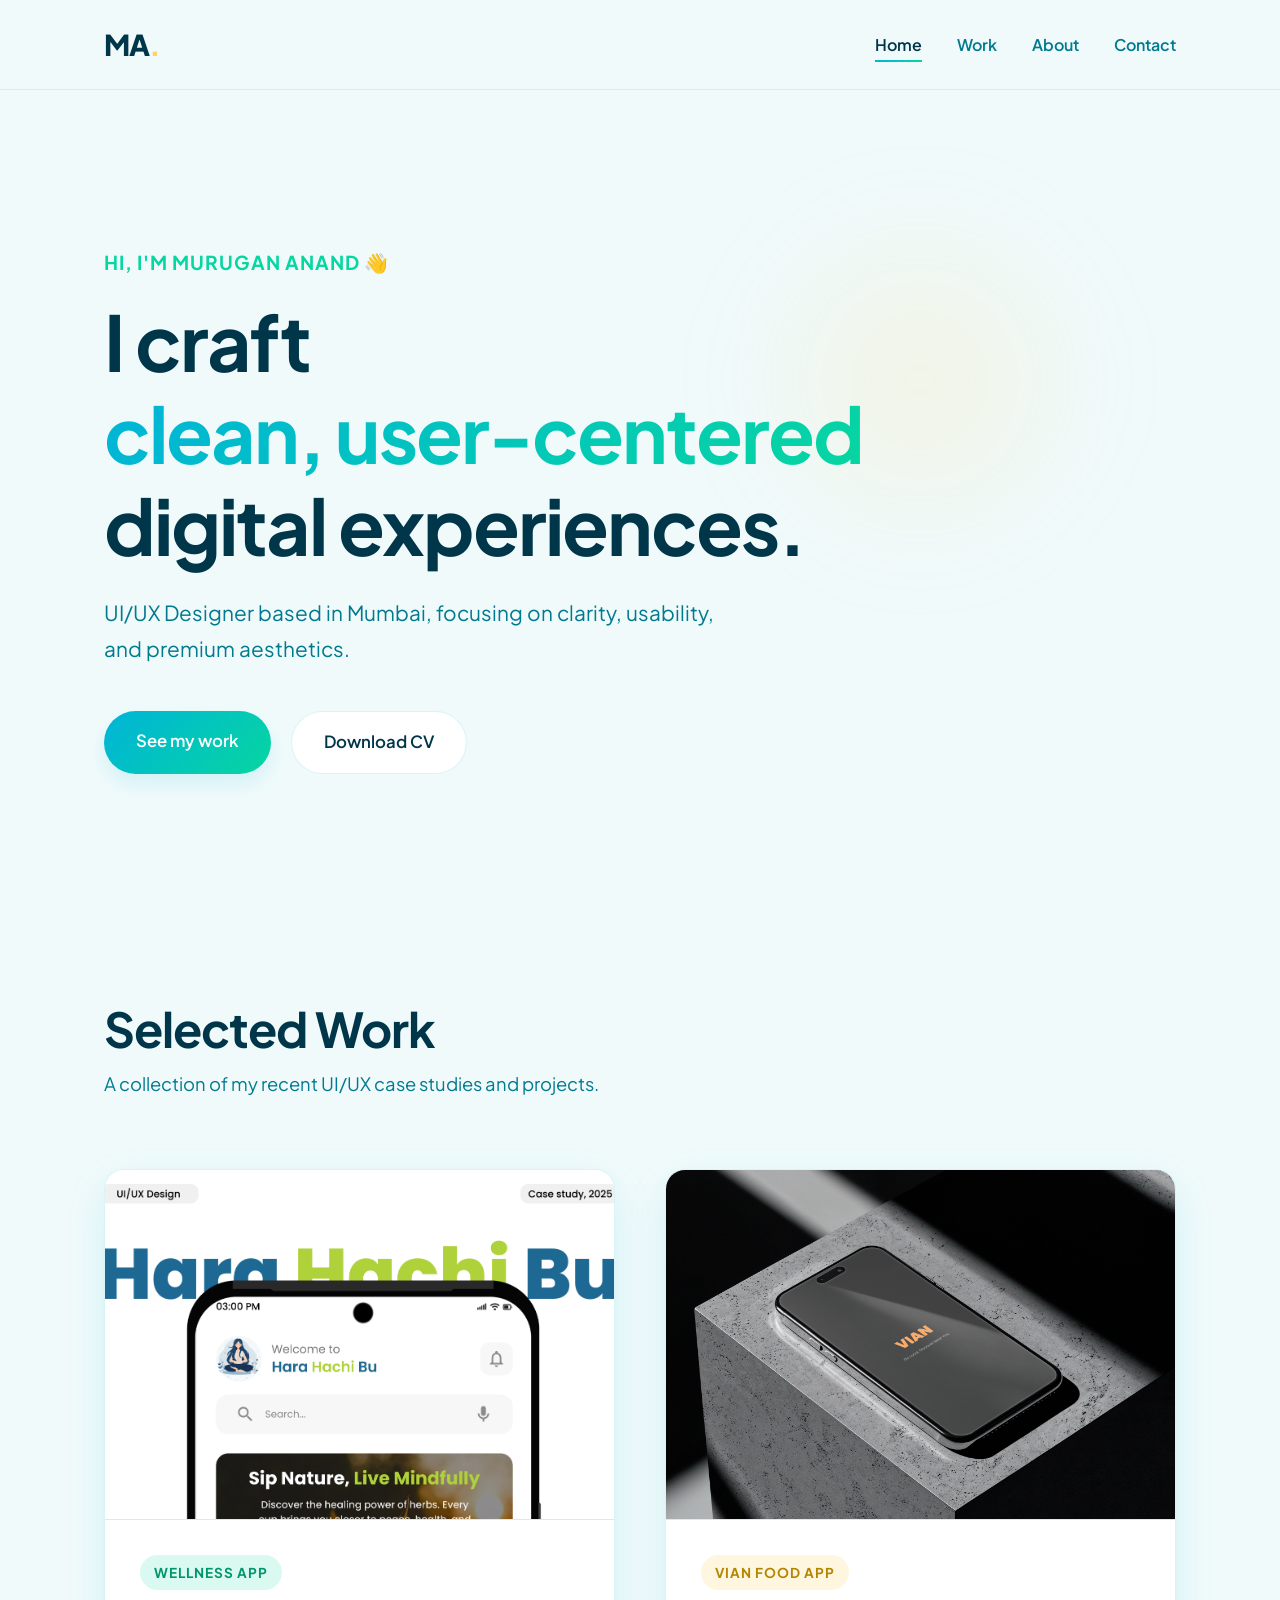
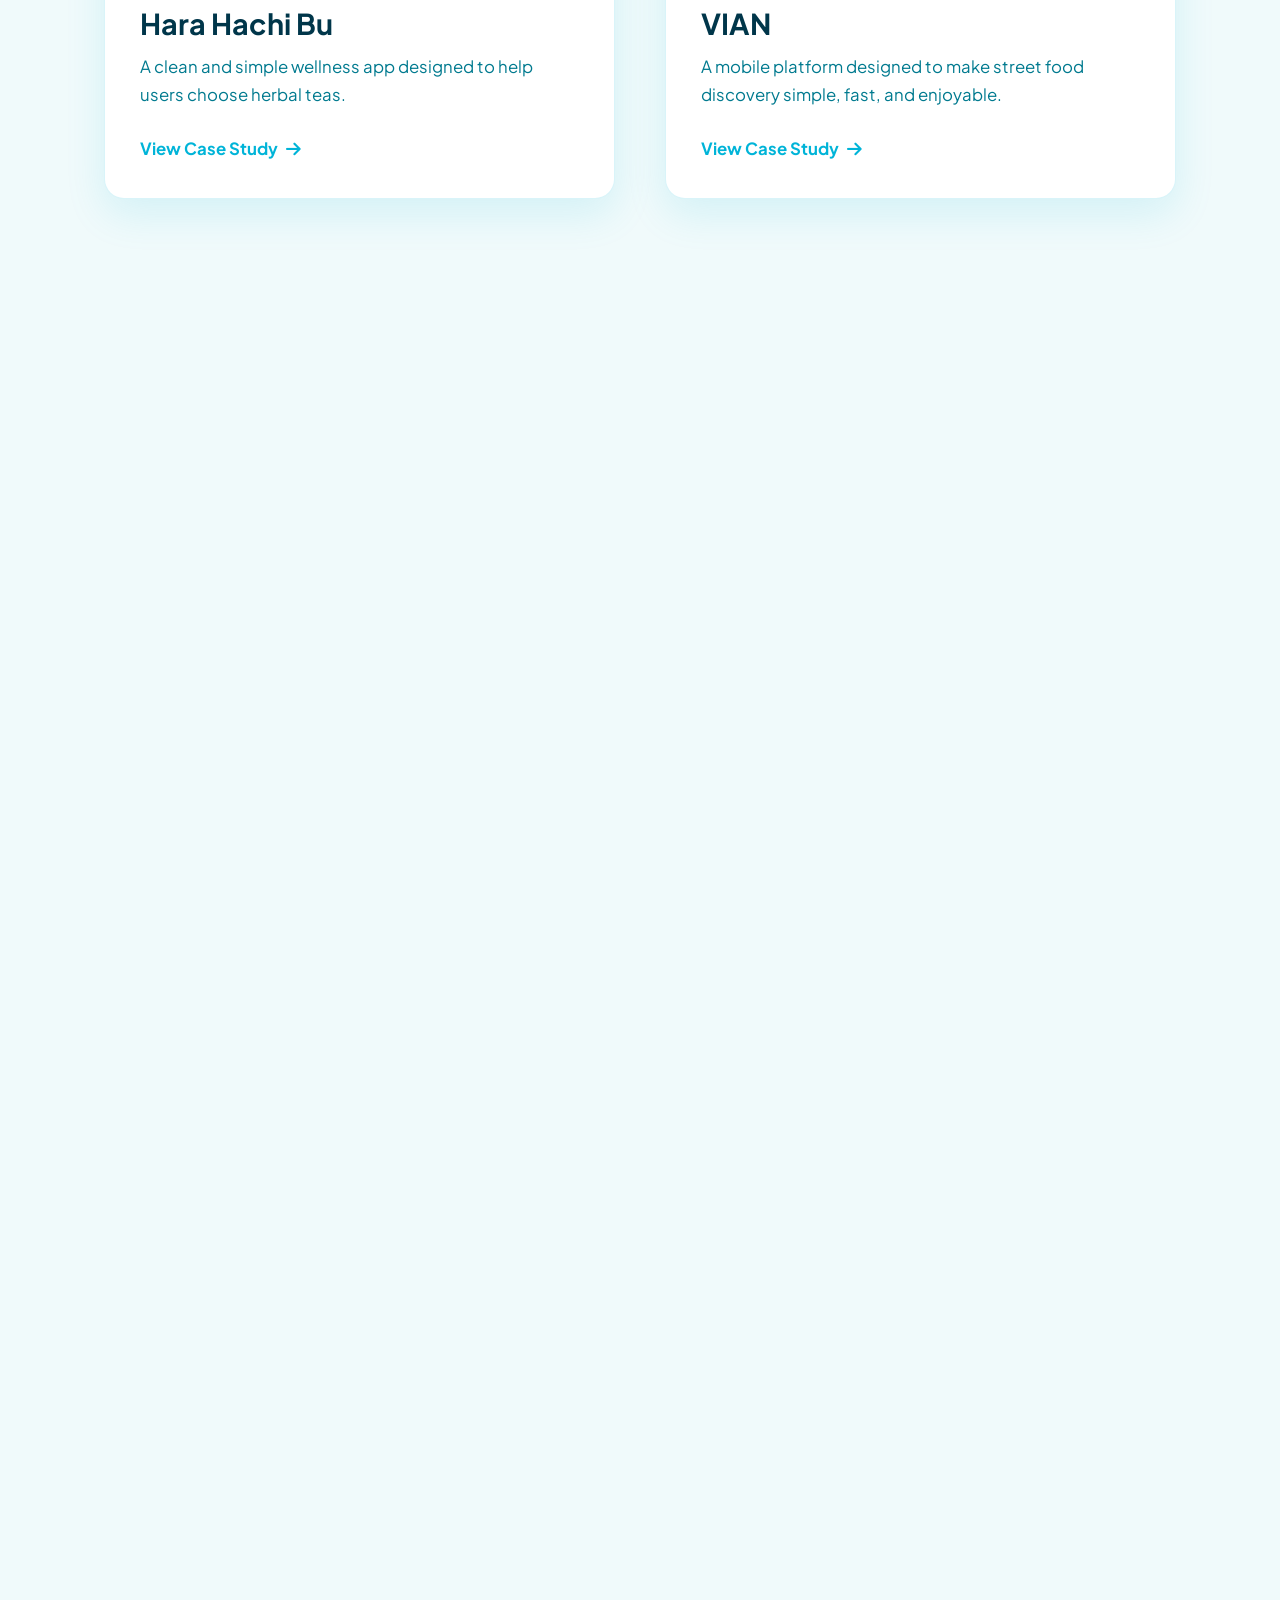
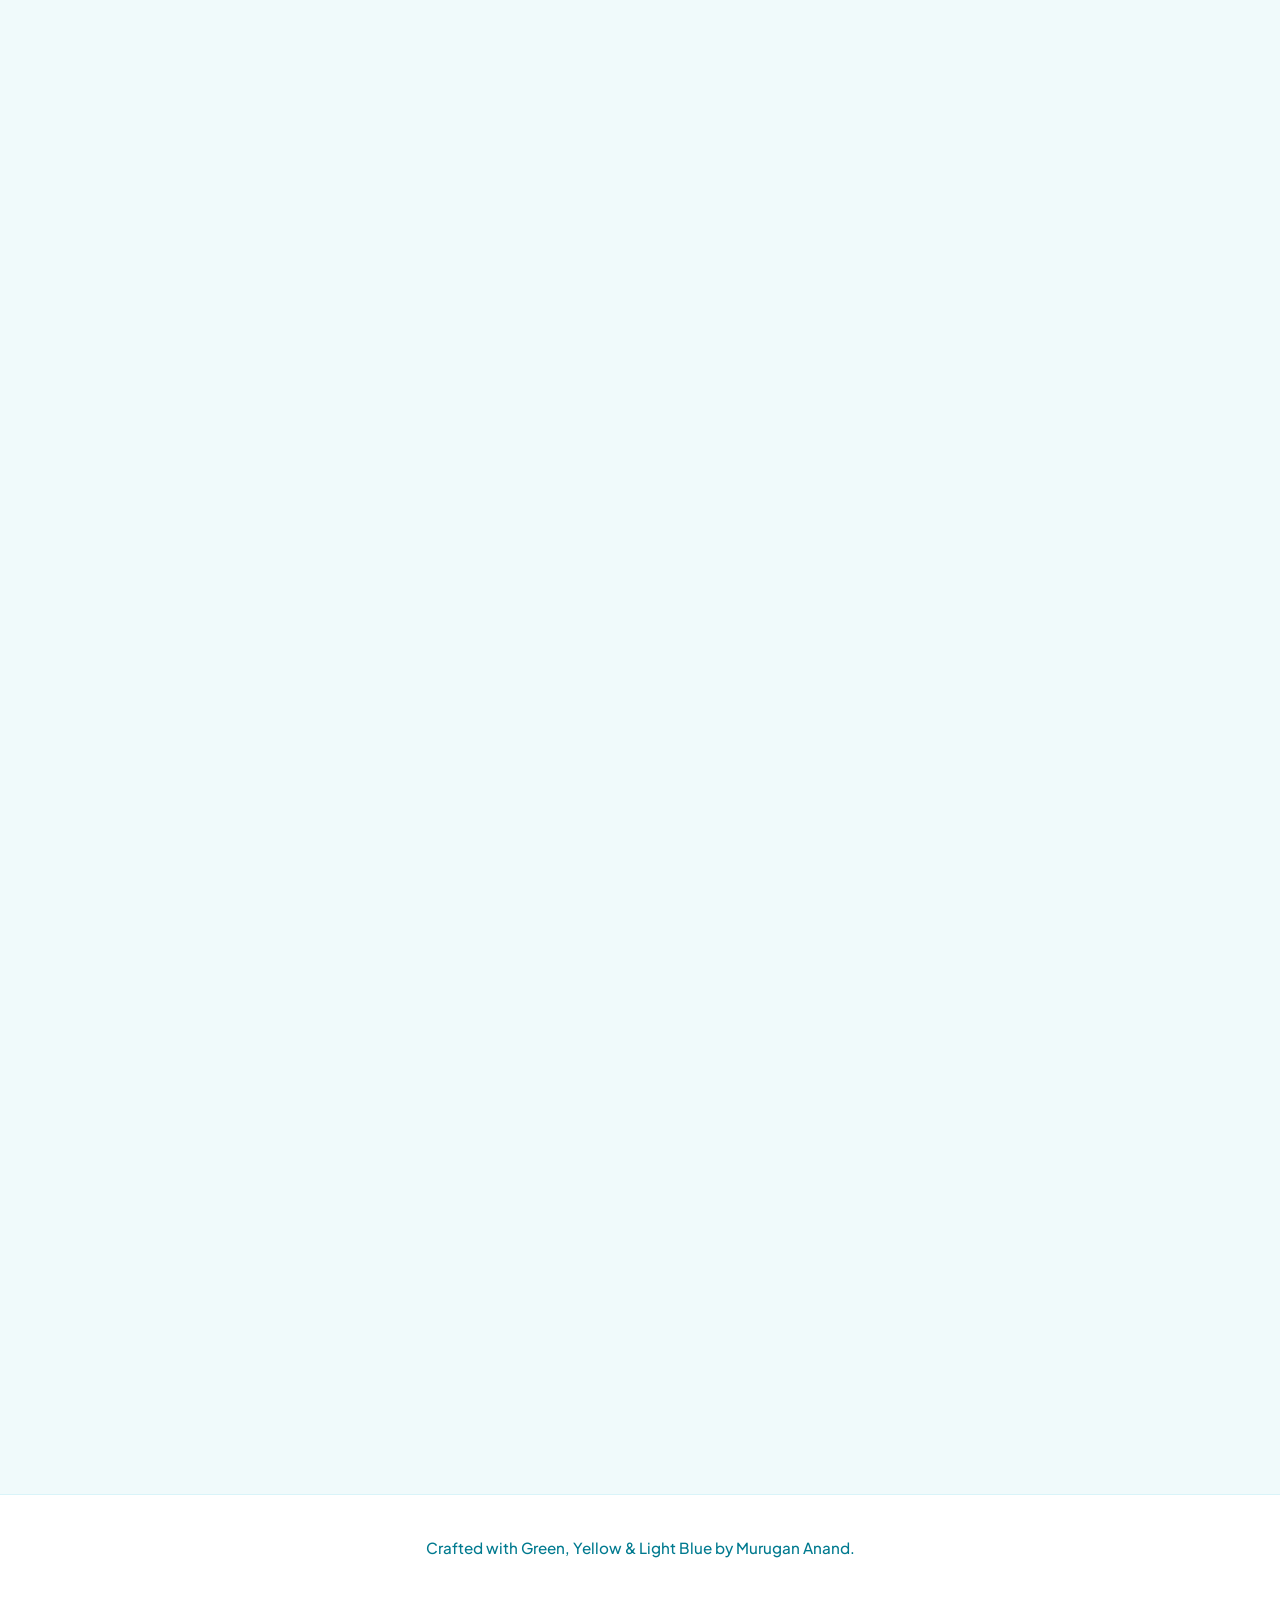
<file: index.html>
<!DOCTYPE html>
<html lang="en">
<head>
    <meta charset="UTF-8">
    <meta name="viewport" content="width=device-width, initial-scale=1.0">
    <title>Murugan Anand | Premium UI/UX</title>
    <link rel="stylesheet" href="style.css">
    <link href="https://fonts.googleapis.com/css2?family=Plus+Jakarta+Sans:wght@300;400;500;600;700;800&display=swap" rel="stylesheet">
    <link rel="stylesheet" href="https://cdnjs.cloudflare.com/ajax/libs/font-awesome/6.5.0/css/all.min.css">
</head>
<body>

    <!-- NAVIGATION -->
    <header class="navbar">
        <div class="nav-container">
            <a href="#home" class="logo">MA<span class="dot">.</span></a>
            <nav class="nav-menu">
                <a href="#home">Home</a>
                <a href="#work">Work</a>
                <a href="#about">About</a>
                <a href="#contact">Contact</a>
            </nav>
            <div class="mobile-menu-toggle">
                <i class="fas fa-bars"></i>
            </div>
        </div>
    </header>

    <!-- HERO SECTION -->
    <section id="home" class="hero-section fade-up">
        <div class="hero-bg-glow"></div>
        <div class="hero-content">
            <p class="greeting">Hi, I'm Murugan Anand 👋</p>
            <h1 class="headline">I craft <span class="gradient-text">clean, user-centered</span> digital experiences.</h1>
            <p class="sub-headline">UI/UX Designer based in Mumbai, focusing on clarity, usability, and premium aesthetics.</p>
            
            <div class="cta-group">
                <a href="#work" class="btn btn-primary">See my work</a>
                <a href="Murugan_CV New (1).docx" download class="btn btn-secondary">Download CV</a>
            </div>
        </div>
    </section>

    <!-- WORK / PORTFOLIO SECTION -->
    <section id="work" class="work-section">
        <div class="section-header fade-up">
            <h2>Selected Work</h2>
            <p>A collection of my recent UI/UX case studies and projects.</p>
        </div>

        <div class="projects-grid">
            <!-- Project 1 -->
            <div class="project-card fade-up">
                <div class="project-img">
                    <img src="hh.jpg" alt="Hara Hachi Bu App">
                </div>
                <div class="project-info">
                    <span class="tag tag-green">Wellness App</span>
                    <h3>Hara Hachi Bu</h3>
                    <p>A clean and simple wellness app designed to help users choose herbal teas.</p>
                    <a href="https://www.behance.net/gallery/237797623/HARA-HACHI-BU-Herbal-Wellness-App-UIUX-Design" target="_blank" class="project-link">View Case Study <i class="fas fa-arrow-right"></i></a>
                </div>
            </div>

            <!-- Project 2 -->
            <div class="project-card fade-up">
                <div class="project-img">
                    <img src="419054972_11728354.png" alt="VIAN App">
                </div>
                <div class="project-info">
                    <span class="tag tag-yellow">VIAN FOOD APP</span>
                    <h3>VIAN</h3>
                    <p>A mobile platform designed to make street food discovery simple, fast, and enjoyable.</p>
                    <a href="https://www.behance.net/gallery/237364883/NutriEase-Smart-Nutrition-Fitness-App-Design" target="_blank" class="project-link">View Case Study <i class="fas fa-arrow-right"></i></a>
                </div>
            </div>

            <!-- Project 3 -->
            <div class="project-card fade-up">
                <div class="project-img">
                    <img src="expat 1.png" alt="ExpatEase Finance App">
                </div>
                <div class="project-info">
                    <span class="tag tag-blue">Fintech App</span>
                    <h3>ExpatEase</h3>
                    <p>A finance app designed for expat workers to manage salary, track expenses, and send money home securely.</p>
                    <a href="https://www.behance.net/gallery/247909301/Where-Every-Currency-Counts-Fintech-App-Design" target="_blank" class="project-link">View Case Study <i class="fas fa-arrow-right"></i></a>
                </div>
            </div>
            
            <!-- Project 4 (MRA) -->
            <div class="project-card fade-up">
                <div class="project-img">
                    <img src="mra.png" alt="MRA Business Website">
                </div>
                <div class="project-info">
                    <span class="tag tag-green">Web Design</span>
                    <h3>MRA Business Site</h3>
                    <p>Responsive business website designed and developed with clean UI and modern front-end.</p>
                    <a href="https://muruganananduiux.github.io/MRA-/" target="_blank" class="project-link">Live Preview <i class="fas fa-arrow-right"></i></a>
                </div>
            </div>
        </div>

        <div class="center-btn fade-up">
            <a href="https://www.behance.net/murugananand3" target="_blank" class="btn btn-outline">View all on Behance</a>
        </div>
    </section>

    <!-- ABOUT SECTION -->
    <section id="about" class="about-section fade-up">
        <div class="about-grid">
            <div class="about-text">
                <h2>About Me</h2>
                <p>I believe that great design is a perfect blend of clarity, usability, and purpose. I focus on crafting user-centered mobile and web experiences that are intuitive and aesthetically clean.</p>
                <p>I enjoy simplifying complex problems through structured research, thoughtful wireframes, and modern visual design. My goal is to build digital products that deliver real value to users and create long-term impact for businesses.</p>
                
                <div class="skills-container">
                    <div class="skill-col">
                        <h4>Tools</h4>
                        <p>Figma, FigJam, Framer, Adobe XD, HTML/CSS</p>
                    </div>
                    <div class="skill-col">
                        <h4>Expertise</h4>
                        <p>UI/UX Design, Wireframing, Prototyping, User Research</p>
                    </div>
                </div>
            </div>
            <div class="about-image">
                <div class="about-image">
                <img src="WhatsApp Image 2026-05-21 at 7.23.46 PM.jpeg" alt="Murugan Anand - UI/UX Designer Portfolio Photo">
                </div>
        </div>
    </section>
    <!-- INTERNSHIP PROJECTS -->
<section class="internship-section fade-up">
    <div class="section-header">
        <h2>Projects I Contributed To</h2>
        <p>During my internship, I worked on multiple live client and product-based projects.</p>
    </div>

    <div class="project-slider">
        <div class="slider-track">
            <span>Vivro</span>
            <span>Broq.ai</span>
            <span>AGR</span>
            <span>Comply Tracker</span>
            <span>DataSolCafe</span>
            <span>IRQS</span>
            <span>KJSB</span>
            <span>Zoomzap</span>
            <span>NICDC</span>
            <span>MPCA</span>
            <span>House of AP</span>

            <!-- Duplicate for infinite scroll -->
            <span>Vivro</span>
            <span>Broq.ai</span>
            <span>AGR</span>
            <span>Comply Tracker</span>
            <span>DataSolCafe</span>
            <span>IRQS</span>
            <span>KJSB</span>
            <span>Zoomzap</span>
            <span>NICDC</span>
            <span>MPCA</span>
            <span>House of AP</span>
        </div>
    </div>
</section>

    <!-- CONTACT SECTION -->
    <section id="contact" class="contact-section fade-up">
        <h2>Let's build something <span class="gradient-text">amazing.</span></h2>
        <p>I'm always open to discussing new projects, design opportunities, or creative ideas.</p>
        
       <div class="contact-links">
    <a href="mailto:murugananand319@gmail.com">
        <i class="fas fa-envelope"></i> Email Me
    </a>

    <a href="tel:+919653643932">
        <i class="fas fa-phone-alt"></i> Call Me
    </a>

    <a href="https://www.linkedin.com/in/murugan-naidu-0135711bb" target="_blank">
        <i class="fab fa-linkedin"></i> LinkedIn
    </a>

    <a href="https://www.instagram.com/designbymurugan" target="_blank">
        <i class="fab fa-instagram"></i> Instagram
    </a>
</div>
    </section>

    <footer>
        <p>Crafted with Green, Yellow & Light Blue by Murugan Anand.</p>
    </footer>

    <script src="script.js"></script>
</body>
</html>
</file>
<file: style.css>
/* --- Global & Variables (STRICTLY NO BLACK OR GREY) --- */
:root {
    /* Backgrounds */
    --bg-color: #F0FAFB; /* Very pale light blue */
    --card-bg: #FFFFFF; /* Pure white for contrast */
    
    /* Typography (Using Deep Teal/Blue instead of Black/Grey) */
    --text-main: #00364A; /* Deep dark blue-green (replaces black) */
    --text-muted: #007A8F; /* Medium blue-green (replaces grey) */
    
    /* Core Theme Colors */
    --light-blue: #00B4D8;
    --green: #06D6A0;
    --yellow: #FFD166;
    
    /* Gradients & Shadows */
    --gradient-primary: linear-gradient(135deg, var(--light-blue), var(--green));
    --shadow-color: rgba(0, 180, 216, 0.12); /* Light blue shadow, NO black shadow */
    --border-color: rgba(0, 180, 216, 0.15); /* Light blue border */
    
    --transition: all 0.4s cubic-bezier(0.25, 0.8, 0.25, 1);
}

* {
    margin: 0;
    padding: 0;
    box-sizing: border-box;
    /* Plus Jakarta Sans gives a very rich, premium, modern look */
    font-family: 'Plus Jakarta Sans', sans-serif; 
}

html {
    scroll-behavior: smooth;
}

body {
    background-color: var(--bg-color);
    color: var(--text-main);
    line-height: 1.7;
    overflow-x: hidden;
}

/* ===================================
   TYPOGRAPHY & BUTTONS
=================================== */
h1, h2, h3, h4 {
    font-weight: 700;
    line-height: 1.2;
    color: var(--text-main);
}

.gradient-text {
    background: var(--gradient-primary);
    -webkit-background-clip: text;
    -webkit-text-fill-color: transparent;
    display: inline-block;
}

.btn {
    display: inline-block;
    padding: 16px 32px;
    font-size: 1.05rem;
    font-weight: 600;
    border-radius: 50px; /* Pill shape for premium feel */
    text-decoration: none;
    transition: var(--transition);
    cursor: pointer;
    border: none;
}

.btn-primary {
    background: var(--gradient-primary);
    color: #FFFFFF;
    box-shadow: 0 10px 20px var(--shadow-color);
}

.btn-primary:hover {
    transform: translateY(-3px);
    box-shadow: 0 15px 25px rgba(6, 214, 160, 0.3); /* Green tinted glow */
}

.btn-secondary {
    background-color: var(--card-bg);
    color: var(--text-main);
    border: 1.5px solid var(--border-color);
}

.btn-secondary:hover {
    border-color: var(--light-blue);
    color: var(--light-blue);
    transform: translateY(-3px);
    box-shadow: 0 10px 20px var(--shadow-color);
}

.btn-outline {
    background-color: transparent;
    color: var(--text-main);
    border: 1.5px solid var(--text-main);
    border-radius: 50px;
}

.btn-outline:hover {
    background: var(--text-main);
    color: var(--bg-color);
}

/* ===================================
   NAVIGATION
=================================== */
.navbar {
    position: fixed;
    top: 0;
    width: 100%;
    background: rgba(240, 250, 251, 0.85); /* Light blue glass effect */
    backdrop-filter: blur(16px);
    border-bottom: 1px solid var(--border-color);
    z-index: 100;
    padding: 20px 0;
    transition: var(--transition);
}

.nav-container {
    max-width: 1200px;
    margin: 0 auto;
    padding: 0 5%;
    display: flex;
    justify-content: space-between;
    align-items: center;
}

.logo {
    font-size: 1.8rem;
    font-weight: 800;
    color: var(--text-main);
    text-decoration: none;
    letter-spacing: -1px;
}

.logo .dot {
    color: var(--yellow);
}

.nav-menu {
    display: flex;
    gap: 35px;
}

.nav-menu a {
    color: var(--text-muted);
    text-decoration: none;
    font-size: 1rem;
    font-weight: 600;
    transition: var(--transition);
    position: relative;
}

.nav-menu a:hover, .nav-menu a.active {
    color: var(--text-main);
}

.nav-menu a::after {
    content: '';
    position: absolute;
    width: 0;
    height: 2px;
    bottom: -4px;
    left: 0;
    background: var(--gradient-primary);
    transition: var(--transition);
}

.nav-menu a:hover::after, .nav-menu a.active::after {
    width: 100%;
}

.mobile-menu-toggle {
    display: none;
    font-size: 1.5rem;
    color: var(--text-main);
    cursor: pointer;
}

/* ===================================
   HERO SECTION
=================================== */
.hero-section {
    min-height: 100vh;
    display: flex;
    align-items: center;
    max-width: 1200px;
    margin: 0 auto;
    padding: 120px 5% 0;
    position: relative;
}

/* Premium rich ambient glow */
.hero-bg-glow {
    position: absolute;
    top: 20%;
    right: 10%;
    width: 400px;
    height: 400px;
    background: radial-gradient(circle, rgba(255, 209, 102, 0.15) 0%, rgba(255,255,255,0) 70%);
    z-index: -1;
    filter: blur(40px);
}

.hero-content {
    max-width: 850px;
}

.greeting {
    font-size: 1.2rem;
    color: var(--green);
    margin-bottom: 16px;
    font-weight: 700;
    letter-spacing: 1px;
    text-transform: uppercase;
}

.headline {
    font-size: 4.8rem;
    letter-spacing: -2px;
    margin-bottom: 24px;
}

.sub-headline {
    font-size: 1.3rem;
    color: var(--text-muted);
    margin-bottom: 45px;
    max-width: 650px;
    font-weight: 400;
}

.cta-group {
    display: flex;
    gap: 20px;
}

/* ===================================
   WORK SECTION
=================================== */
.work-section {
    max-width: 1200px;
    margin: 0 auto;
    padding: 100px 5%;
}

.section-header {
    margin-bottom: 70px;
}

.section-header h2 {
    font-size: 3rem;
    margin-bottom: 10px;
    letter-spacing: -1px;
}

.section-header p {
    color: var(--text-muted);
    font-size: 1.15rem;
}

.projects-grid {
    display: grid;
    grid-template-columns: repeat(2, 1fr);
    gap: 50px;
    margin-bottom: 70px;
}

.project-card {
    background: var(--card-bg);
    border: 1px solid var(--border-color);
    border-radius: 20px;
    overflow: hidden;
    transition: var(--transition);
    box-shadow: 0 15px 40px var(--shadow-color);
}

.project-card:hover {
    box-shadow: 0 25px 50px rgba(0, 180, 216, 0.2);
    transform: translateY(-8px);
}

.project-img {
    width: 100%;
    height: 350px;
    overflow: hidden;
    background: var(--bg-color);
    border-bottom: 1px solid var(--border-color);
}

.project-img img {
    width: 100%;
    height: 100%;
    object-fit: cover;
    transition: transform 0.6s cubic-bezier(0.25, 0.8, 0.25, 1);
}

.project-card:hover .project-img img {
    transform: scale(1.08);
}

.project-info {
    padding: 35px;
}

.tag {
    font-size: 0.85rem;
    padding: 6px 14px;
    border-radius: 50px;
    font-weight: 700;
    display: inline-block;
    margin-bottom: 16px;
    text-transform: uppercase;
    letter-spacing: 1px;
}

/* Colored Tags using our palette */
.tag-green { background: rgba(6, 214, 160, 0.15); color: #00966C; }
.tag-yellow { background: rgba(255, 209, 102, 0.2); color: #B38600; }
.tag-blue { background: rgba(0, 180, 216, 0.15); color: #007A94; }

.project-info h3 {
    font-size: 1.8rem;
    margin-bottom: 12px;
}

.project-info p {
    color: var(--text-muted);
    margin-bottom: 25px;
    font-size: 1.05rem;
}

.project-link {
    color: var(--light-blue);
    text-decoration: none;
    font-weight: 700;
    display: inline-flex;
    align-items: center;
    transition: var(--transition);
    font-size: 1.05rem;
}

.project-link i {
    margin-left: 8px;
    transition: var(--transition);
}

.project-link:hover {
    color: var(--green);
}

.project-link:hover i {
    transform: translateX(5px);
}

.center-btn {
    text-align: center;
}

/* ===================================
   ABOUT SECTION
=================================== */
.about-section {
    background-color: var(--card-bg);
    padding: 120px 5%;
    border-top: 1px solid var(--border-color);
    border-bottom: 1px solid var(--border-color);
    position: relative;
    box-shadow: 0 0 50px var(--shadow-color);
}

.about-grid {
    max-width: 1200px;
    margin: 0 auto;
    display: grid;
    grid-template-columns: 1.2fr 1fr;
    gap: 80px;
    align-items: center;
}

.about-text h2 {
    font-size: 3rem;
    margin-bottom: 25px;
    letter-spacing: -1px;
}

.about-text p {
    color: var(--text-muted);
    margin-bottom: 20px;
    font-size: 1.1rem;
}

.skills-container {
    display: flex;
    gap: 50px;
    margin-top: 45px;
    padding-top: 45px;
    border-top: 1px solid var(--border-color);
}

.skill-col h4 {
    margin-bottom: 15px;
    font-size: 1.1rem;
    color: var(--light-blue);
    text-transform: uppercase;
    letter-spacing: 1px;
}

.skill-col p {
    font-size: 1rem;
    font-weight: 500;
}

.about-image {
    width: 100%;
    aspect-ratio: 4/5;
    border-radius: 20px;
    overflow: hidden;
    position: relative;
    box-shadow: 0 20px 50px var(--shadow-color);
}

.about-image {
    width: 100%;
    aspect-ratio: 4/5;
    border-radius: 20px;
    overflow: hidden;
    position: relative;
    /* Soft shadow matches image background and page tone */
    box-shadow: 0 20px 50px var(--shadow-color);
}

/* Colored overlay to match theme instead of greyscale */
.image-overlay {
    position: absolute;
    top: 0;
    left: 0;
    width: 100%;
    height: 100%;
    background: linear-gradient(135deg, rgba(0, 180, 216, 0.2), rgba(6, 214, 160, 0.2));
    transition: var(--transition);
}

.about-image img {
    width: 100%;
    height: 100%;
    object-fit: cover;
    transition: var(--transition);
}

.about-image:hover .image-overlay {
    opacity: 0;
}
.about-image:hover img {
    transform: scale(1.05);
}

/* ===================================
   CONTACT SECTION & FOOTER
=================================== */
.contact-section {
    max-width: 800px;
    margin: 0 auto;
    padding: 130px 5%;
    text-align: center;
}

.contact-section h2 {
    font-size: 3.5rem;
    letter-spacing: -1px;
    margin-bottom: 20px;
}

.contact-section p {
    color: var(--text-muted);
    font-size: 1.2rem;
    margin-bottom: 50px;
}

.contact-links {
    display: flex;
    justify-content: center;
    align-items: center;
    gap: 20px;
    flex-wrap: nowrap; /* sab ek line me rahenge */
}

.contact-links a {
    white-space: nowrap; /* text next line me nahi jayega */
}


.contact-links a {
    display: inline-flex;
    align-items: center;
    gap: 12px;
    padding: 16px 32px;
    background: var(--card-bg);
    border: 1.5px solid var(--border-color);
    border-radius: 50px;
    color: var(--text-main);
    text-decoration: none;
    font-weight: 600;
    font-size: 1.1rem;
    transition: var(--transition);
    box-shadow: 0 10px 20px var(--shadow-color);
}

.contact-links a i {
    color: var(--light-blue);
    font-size: 1.2rem;
}

.contact-links a:hover {
    border-color: var(--light-blue);
    transform: translateY(-4px);
    box-shadow: 0 15px 30px rgba(0, 180, 216, 0.25);
}

footer {
    text-align: center;
    padding: 40px 5%;
    color: var(--text-muted);
    font-size: 0.95rem;
    background: var(--card-bg);
    border-top: 1px solid var(--border-color);
    font-weight: 500;
}

/* ===================================
   UTILITIES & ANIMATIONS
=================================== */
.fade-up {
    opacity: 0;
    transform: translateY(40px);
    transition: opacity 1s cubic-bezier(0.25, 0.8, 0.25, 1), transform 1s cubic-bezier(0.25, 0.8, 0.25, 1);
}

.fade-up.visible {
    opacity: 1;
    transform: translateY(0);
}

/* ===================================
   RESPONSIVE
=================================== */
@media (max-width: 1024px) {
    .headline { font-size: 4rem; }
    .about-grid { gap: 40px; }
    .projects-grid { gap: 30px; }
}

@media (max-width: 768px) {
    .headline { font-size: 3rem; }
    .projects-grid { grid-template-columns: 1fr; }
    .about-grid { grid-template-columns: 1fr; }
    .about-image { order: -1; max-width: 500px; margin: 0 auto; }
    
    .mobile-menu-toggle { display: block; }
    
    .nav-menu {
        position: absolute;
        top: 70px;
        left: 0;
        width: 100%;
        background: rgba(240, 250, 251, 0.98);
        backdrop-filter: blur(20px);
        flex-direction: column;
        padding: 30px 5%;
        gap: 25px;
        border-bottom: 1px solid var(--border-color);
        box-shadow: 0 20px 40px var(--shadow-color);
        clip-path: polygon(0 0, 100% 0, 100% 0, 0 0);
        transition: clip-path 0.4s ease-in-out;
    }
    
    .nav-menu.active {
        clip-path: polygon(0 0, 100% 0, 100% 100%, 0 100%);
    }
    
    .cta-group { flex-direction: column; }
    .btn { text-align: center; }
}
.contact-links {
    display: flex;
    justify-content: center;
    gap: 20px;
    flex-wrap: wrap;
}

.contact-links a {
    padding: 15px 25px;
    border-radius: 50px;
    text-decoration: none;
    white-space: nowrap;
}

/* Mobile Responsive */
@media (max-width: 768px) {
    .contact-links {
        display: grid;
        grid-template-columns: repeat(2, 1fr);
        gap: 15px;
        width: 100%;
    }

    .contact-links a {
        width: 100%;
        text-align: center;
        box-sizing: border-box;
    }
}
/* Internship Projects */
.internship-section {
    padding: 100px 8%;
    text-align: center;
    overflow: hidden;
}

.project-slider {
    width: 100%;
    overflow: hidden;
    margin-top: 40px;
    position: relative;
}

.slider-track {
    display: flex;
    gap: 20px;
    width: max-content;
    animation: scrollProjects 25s linear infinite;
}

.slider-track span {
    background: rgba(255,255,255,0.06);
    backdrop-filter: blur(12px);
    border: 1px solid rgba(255,255,255,0.08);
    padding: 16px 28px;
    border-radius: 50px;
    font-size: 15px;
    font-weight: 600;
    white-space: nowrap;
    transition: all 0.3s ease;
}

.slider-track span:hover {
    transform: translateY(-6px);
    box-shadow: 0 10px 30px rgba(0,0,0,0.15);
}

@keyframes scrollProjects {
    from {
        transform: translateX(0);
    }
    to {
        transform: translateX(-50%);
    }
}
</file>
